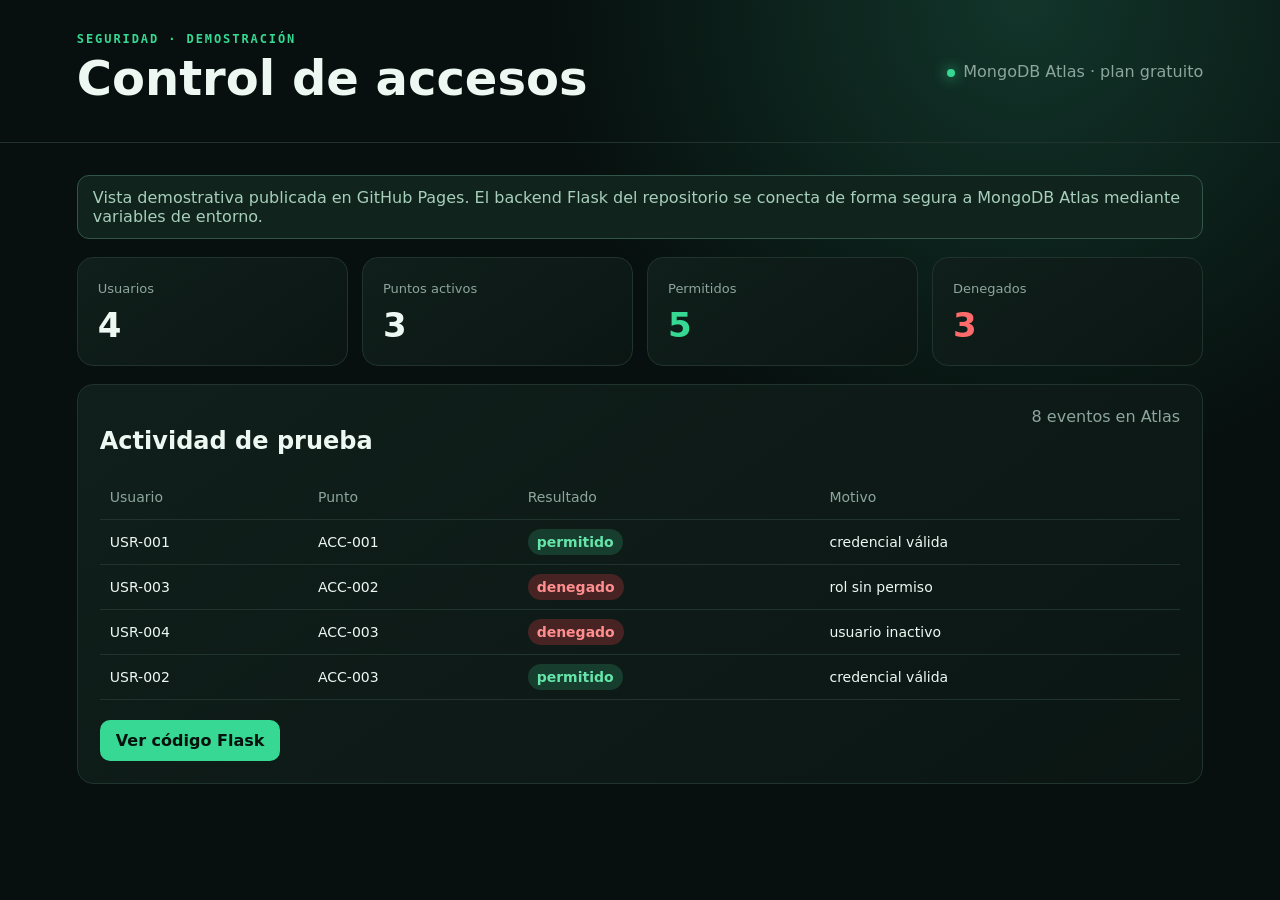
<file: docs/index.html>
<!doctype html>
<html lang="es">
<head>
  <meta charset="utf-8">
  <meta name="viewport" content="width=device-width,initial-scale=1">
  <title>Control de accesos · Demo</title>
  <style>
    :root{color-scheme:dark;--bg:#07100e;--panel:#0d1916;--line:#20332d;--text:#edf8f3;--muted:#8da69c;--green:#36d893;--red:#ff6b6b}*{box-sizing:border-box}body{margin:0;background:radial-gradient(circle at 80% 0,#12352a 0,transparent 35%),var(--bg);color:var(--text);font-family:Inter,system-ui,sans-serif;min-height:100vh}.top{padding:32px clamp(20px,6vw,80px);border-bottom:1px solid var(--line);display:flex;justify-content:space-between;gap:20px;align-items:center}.eyebrow{color:var(--green);font:600 12px ui-monospace,monospace;letter-spacing:.16em}.top h1{margin:4px 0;font-size:clamp(28px,5vw,48px)}.status{color:var(--muted)}.status i{display:inline-block;width:8px;height:8px;border-radius:50%;background:var(--green);box-shadow:0 0 14px var(--green);margin-right:8px}main{padding:32px clamp(20px,6vw,80px)}.notice{padding:12px 15px;border:1px solid #315647;border-radius:12px;background:#10231c;color:#a7cfbc;margin-bottom:18px}.metrics{display:grid;grid-template-columns:repeat(4,1fr);gap:14px}.card,.panel{background:linear-gradient(145deg,#101f1b,#0b1613);border:1px solid var(--line);border-radius:16px}.card{padding:20px}.card span{color:var(--muted);font-size:13px}.card strong{display:block;font-size:34px;margin-top:8px}.green{color:var(--green)}.red{color:var(--red)}.panel{margin-top:18px;padding:22px}.panel-head{display:flex;justify-content:space-between}.panel-head span{color:var(--muted)}table{width:100%;border-collapse:collapse;font-size:14px}th,td{text-align:left;padding:14px 10px;border-bottom:1px solid var(--line)}th{color:var(--muted);font-weight:500}.badge{padding:5px 9px;border-radius:999px;font-weight:700}.permitido{background:#173d2e;color:#65e5aa}.denegado{background:#472324;color:#ff8e8e}.actions{margin-top:20px}.actions a{display:inline-block;text-decoration:none;background:var(--green);color:#04110c;font-weight:800;padding:11px 16px;border-radius:10px}@media(max-width:700px){.metrics{grid-template-columns:1fr 1fr}.top{align-items:flex-start;flex-direction:column}.panel{overflow:auto}}
  </style>
</head>
<body>
  <header class="top"><div><div class="eyebrow">SEGURIDAD · DEMOSTRACIÓN</div><h1>Control de accesos</h1></div><div class="status"><i></i>MongoDB Atlas · plan gratuito</div></header>
  <main>
    <div class="notice">Vista demostrativa publicada en GitHub Pages. El backend Flask del repositorio se conecta de forma segura a MongoDB Atlas mediante variables de entorno.</div>
    <section class="metrics">
      <article class="card"><span>Usuarios</span><strong>4</strong></article>
      <article class="card"><span>Puntos activos</span><strong>3</strong></article>
      <article class="card"><span>Permitidos</span><strong class="green">5</strong></article>
      <article class="card"><span>Denegados</span><strong class="red">3</strong></article>
    </section>
    <section class="panel">
      <div class="panel-head"><h2>Actividad de prueba</h2><span>8 eventos en Atlas</span></div>
      <table><thead><tr><th>Usuario</th><th>Punto</th><th>Resultado</th><th>Motivo</th></tr></thead><tbody>
        <tr><td>USR-001</td><td>ACC-001</td><td><span class="badge permitido">permitido</span></td><td>credencial válida</td></tr>
        <tr><td>USR-003</td><td>ACC-002</td><td><span class="badge denegado">denegado</span></td><td>rol sin permiso</td></tr>
        <tr><td>USR-004</td><td>ACC-003</td><td><span class="badge denegado">denegado</span></td><td>usuario inactivo</td></tr>
        <tr><td>USR-002</td><td>ACC-003</td><td><span class="badge permitido">permitido</span></td><td>credencial válida</td></tr>
      </tbody></table>
      <div class="actions"><a href="https://github.com/jpalomera/control-accesos-flask">Ver código Flask</a></div>
    </section>
  </main>
</body>
</html>
</file>
